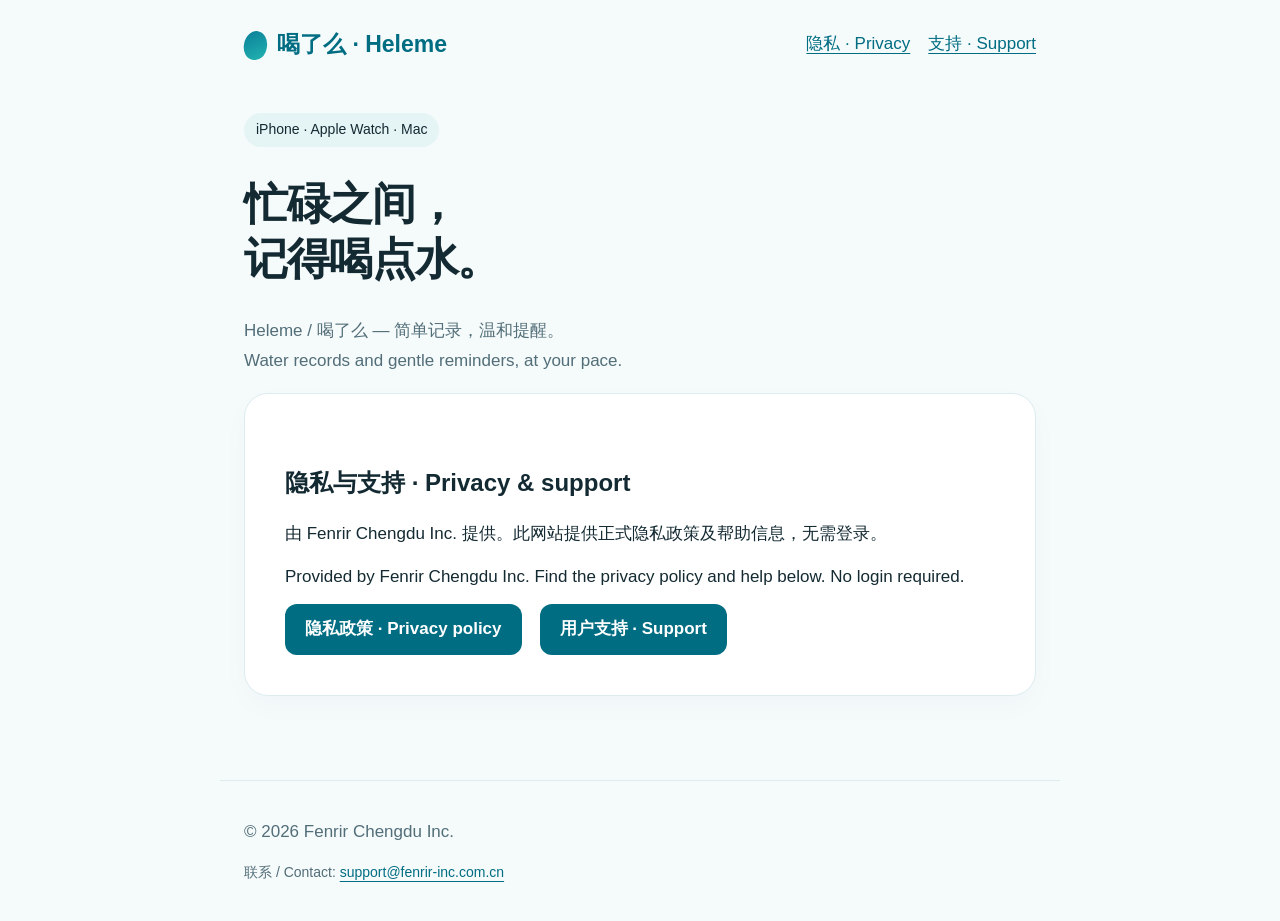
<file: index.html>
<!doctype html>
<html lang="zh-Hans">
<head>
<meta charset="utf-8">
<meta name="viewport" content="width=device-width,initial-scale=1">
<meta name="color-scheme" content="light">
<meta name="description" content="Heleme / 喝了么 — Privacy and support by Fenrir Chengdu Inc.">
<title>喝了么 · Heleme</title>
<link rel="stylesheet" href="style.css">
</head>
<body>
<header>
<a class="brand" href="index.html">
<span class="drop" aria-hidden="true">
</span>喝了么 · Heleme</a>
<nav aria-label="Main navigation">
<a href="privacy.html">隐私 · Privacy</a>
<a href="support.html">支持 · Support</a>
</nav>
</header>
<main>
<span class="tag">iPhone · Apple Watch · Mac</span>
<h1>忙碌之间，<br>记得喝点水。</h1>
<p class="muted">Heleme / 喝了么 — 简单记录，温和提醒。<br>Water records and gentle reminders, at your pace.</p>
<section class="card">
<h2>隐私与支持 · Privacy &amp; support</h2>
<p>由 Fenrir Chengdu Inc. 提供。此网站提供正式隐私政策及帮助信息，无需登录。</p>
<p lang="en">Provided by Fenrir Chengdu Inc. Find the privacy policy and help below. No login required.</p>
<nav>
<a class="button" href="privacy.html">隐私政策 · Privacy policy</a>
<a class="button" href="support.html">用户支持 · Support</a>
</nav>
</section>
</main>
<footer>
<p>© 2026 Fenrir Chengdu Inc.</p>
<p class="small">联系 / Contact: <a href="mailto:support@fenrir-inc.com.cn">support@fenrir-inc.com.cn</a>
</p>
</footer>
</body>
</html>
</file>
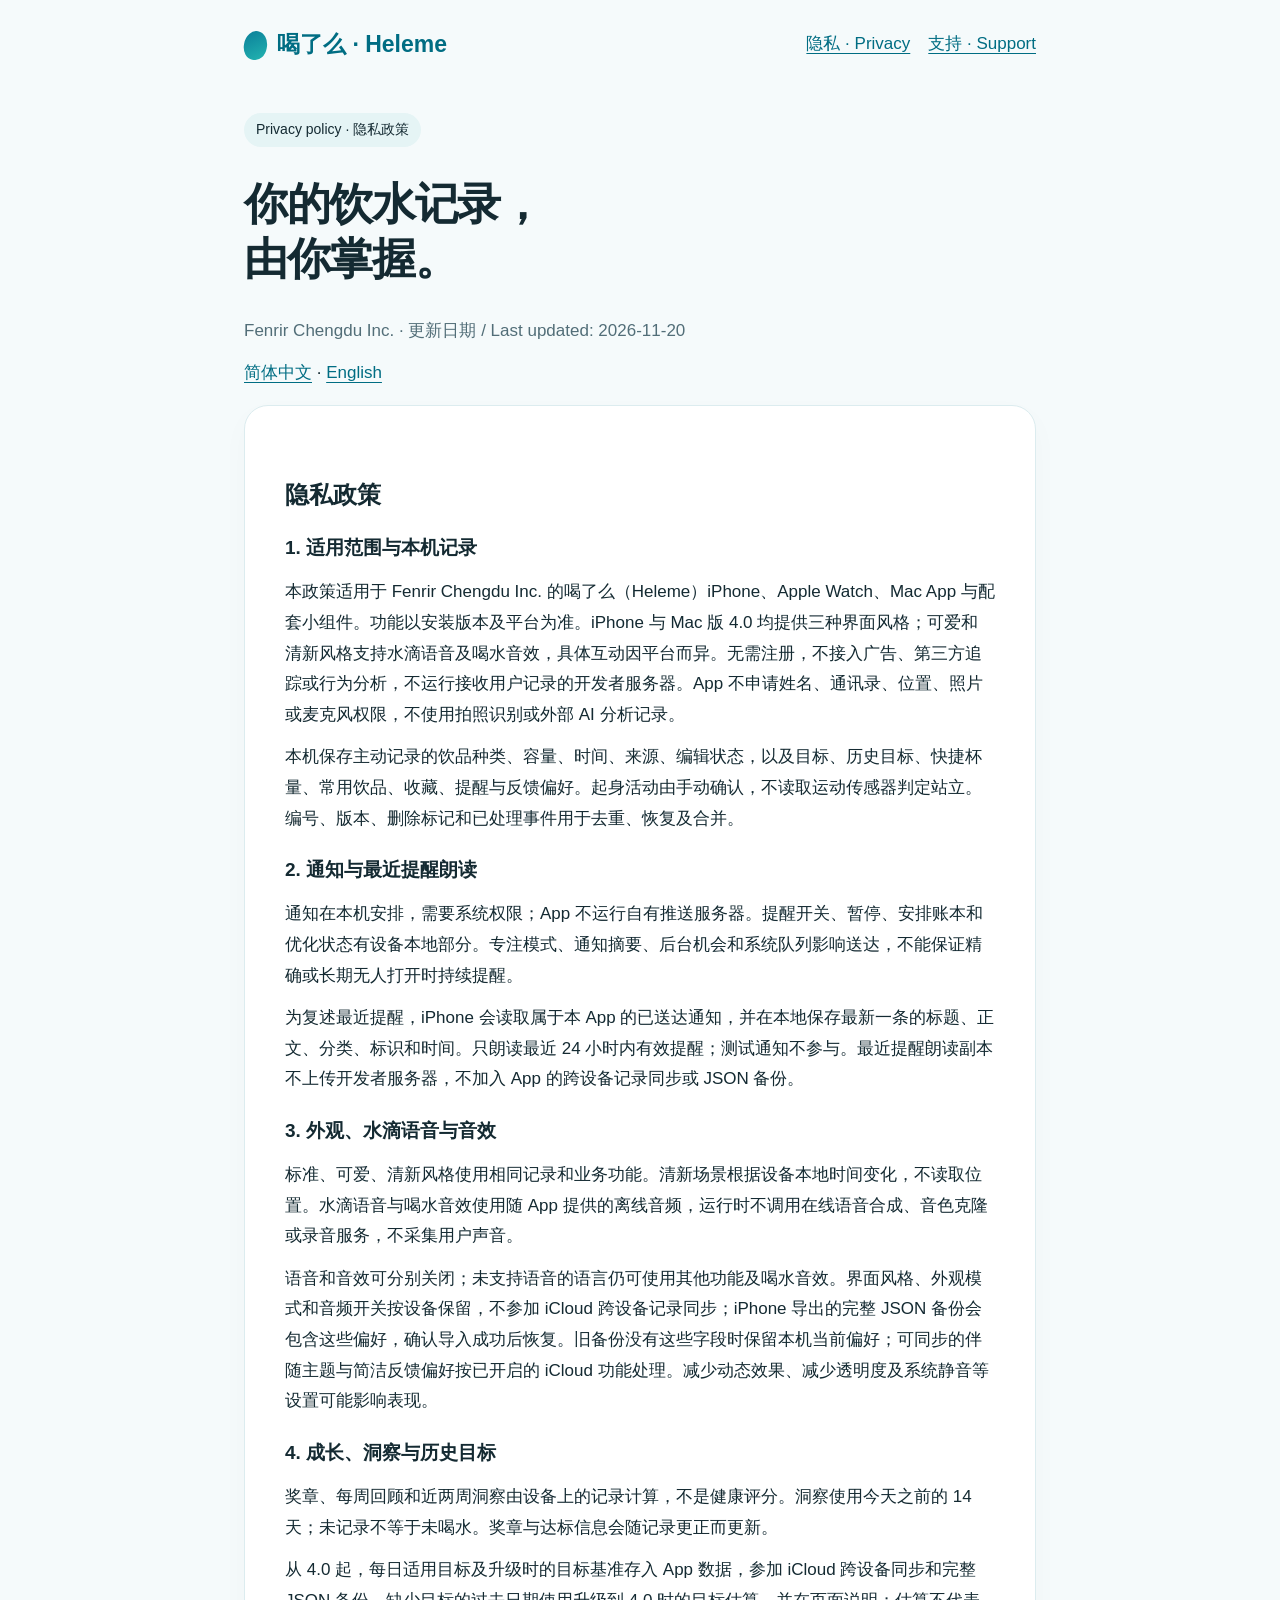
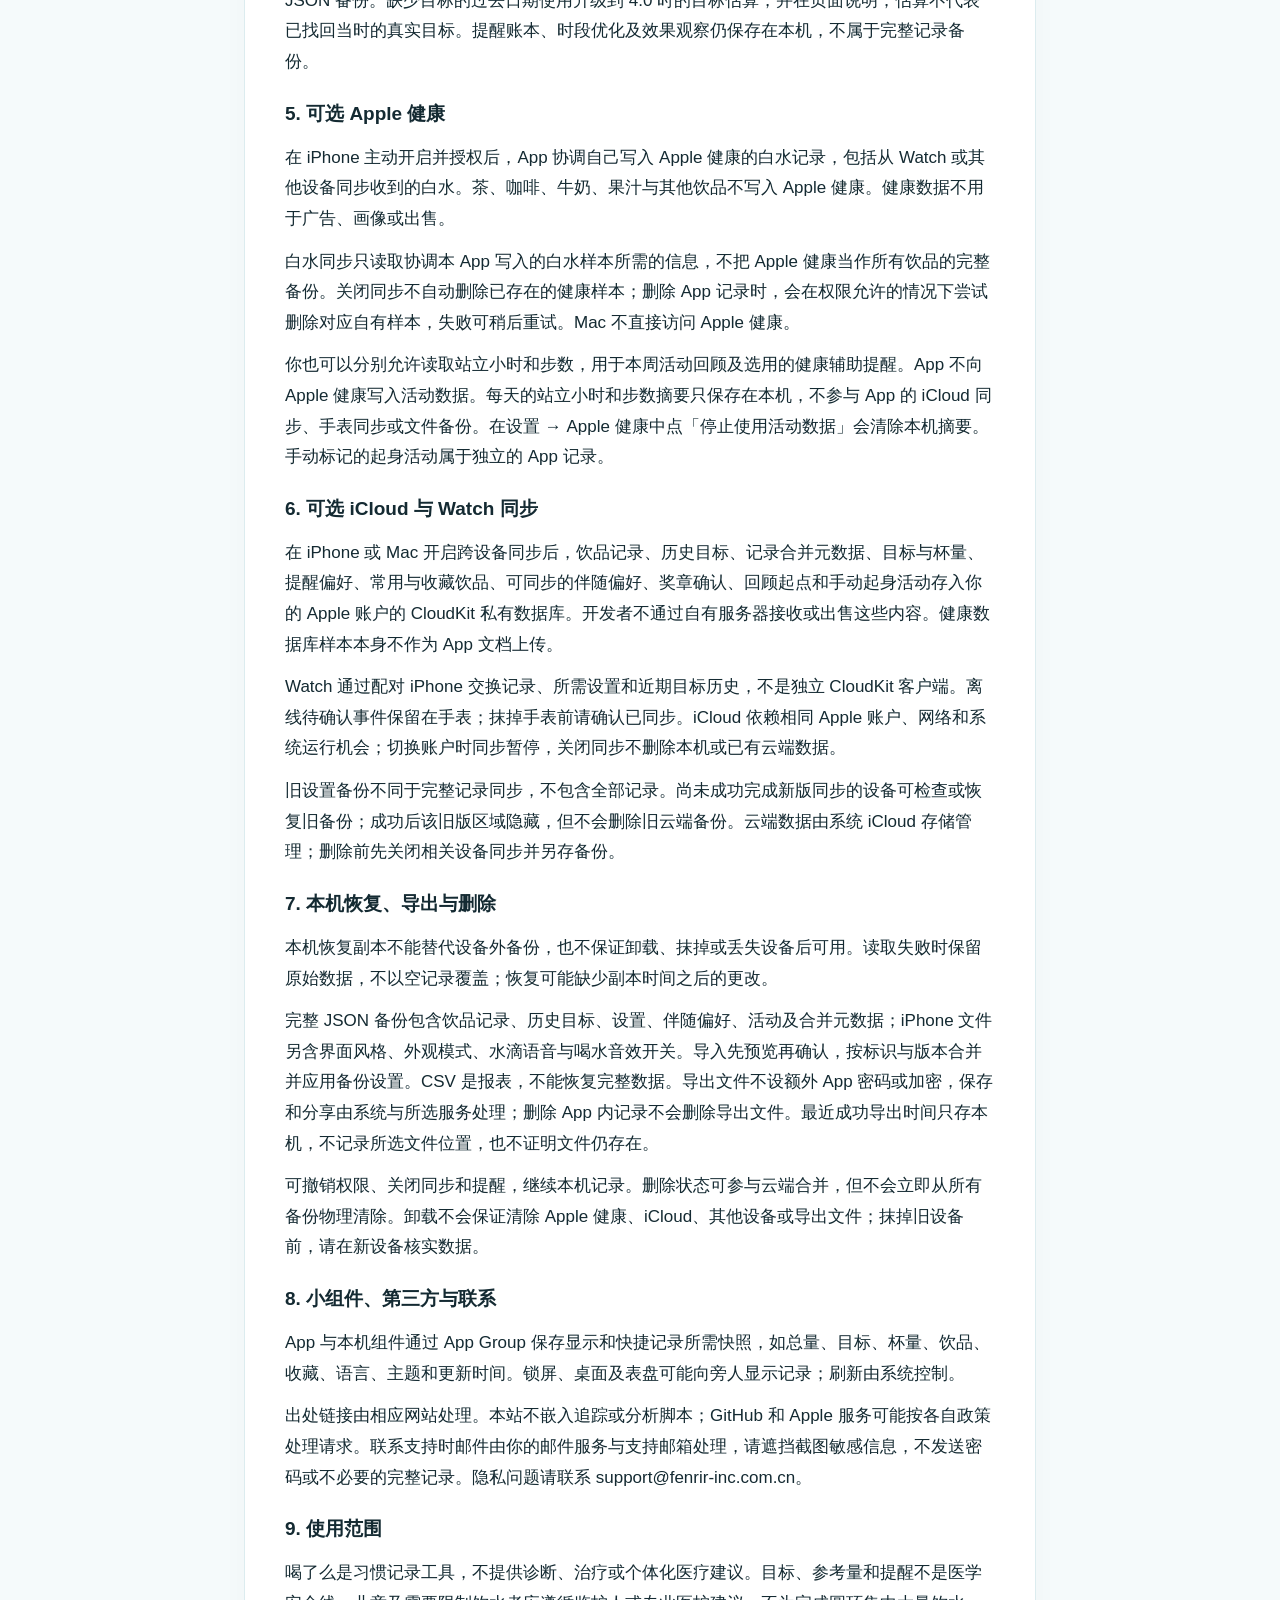
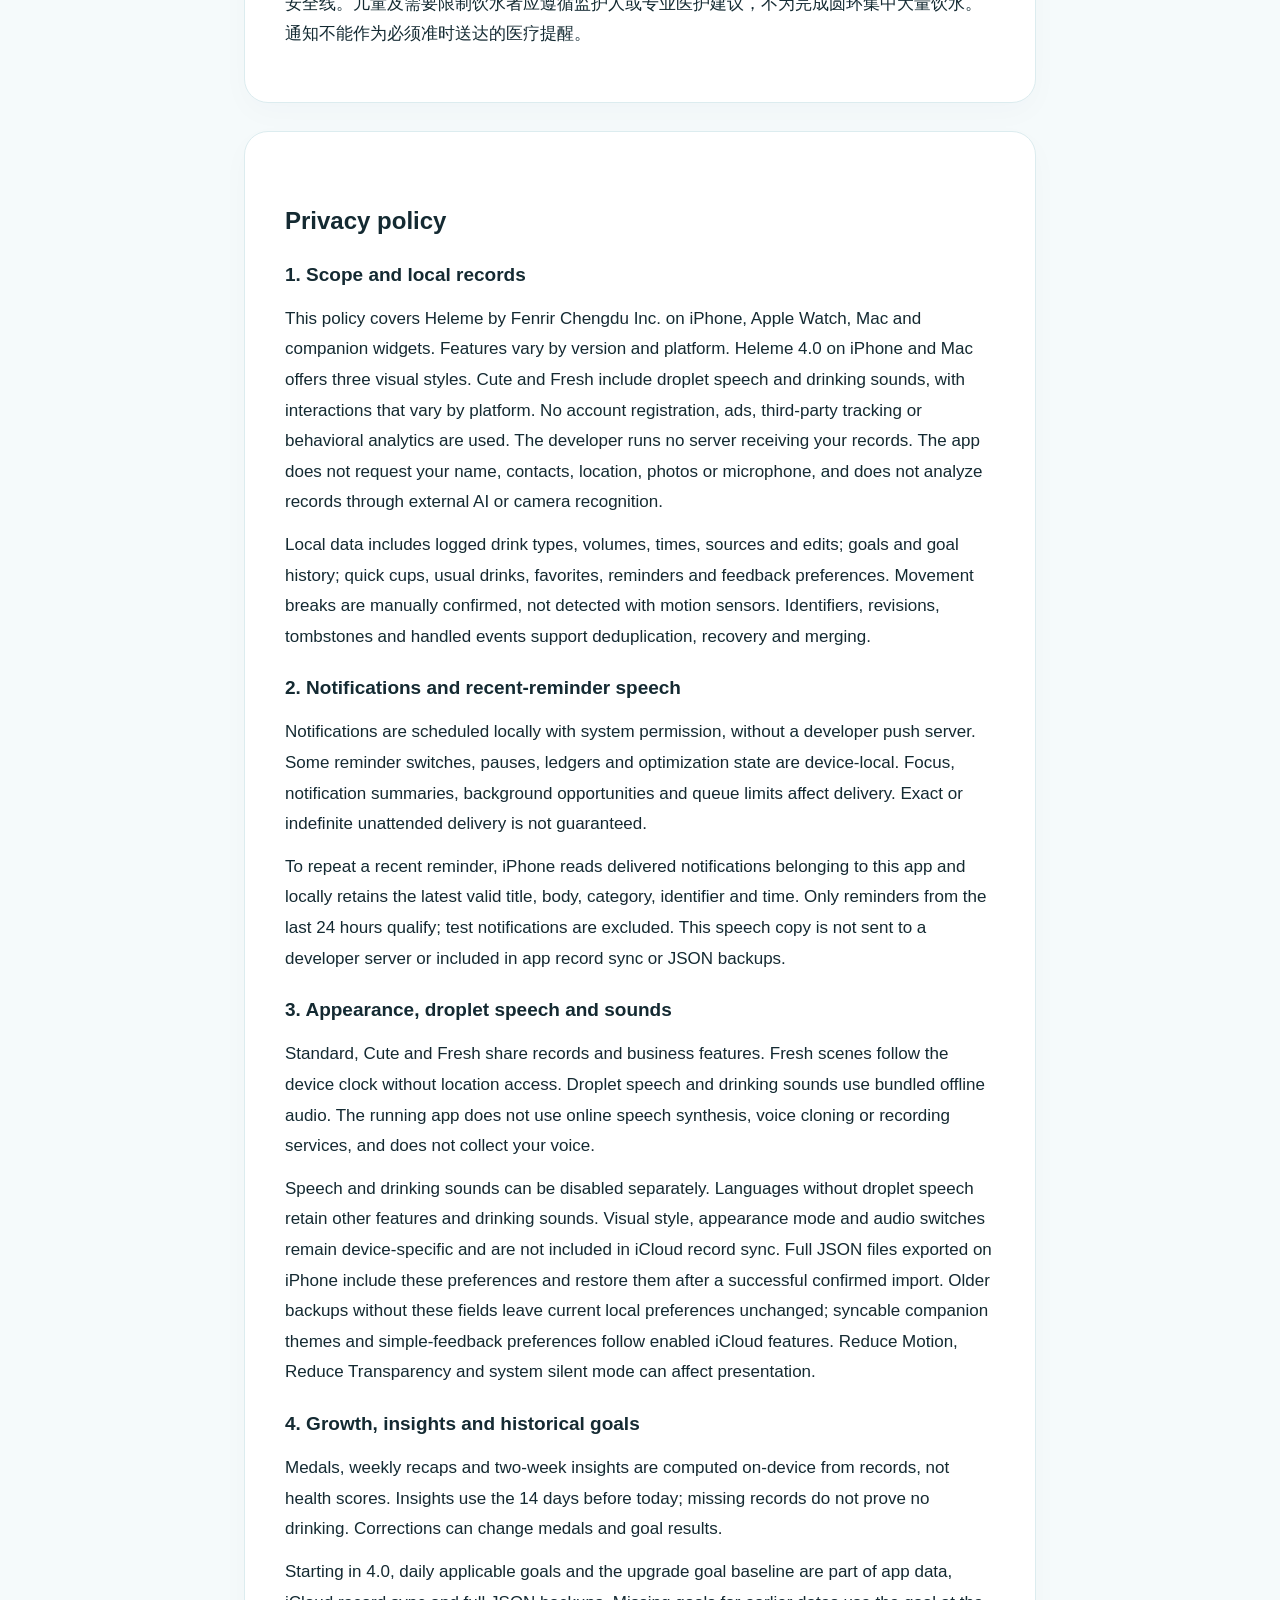
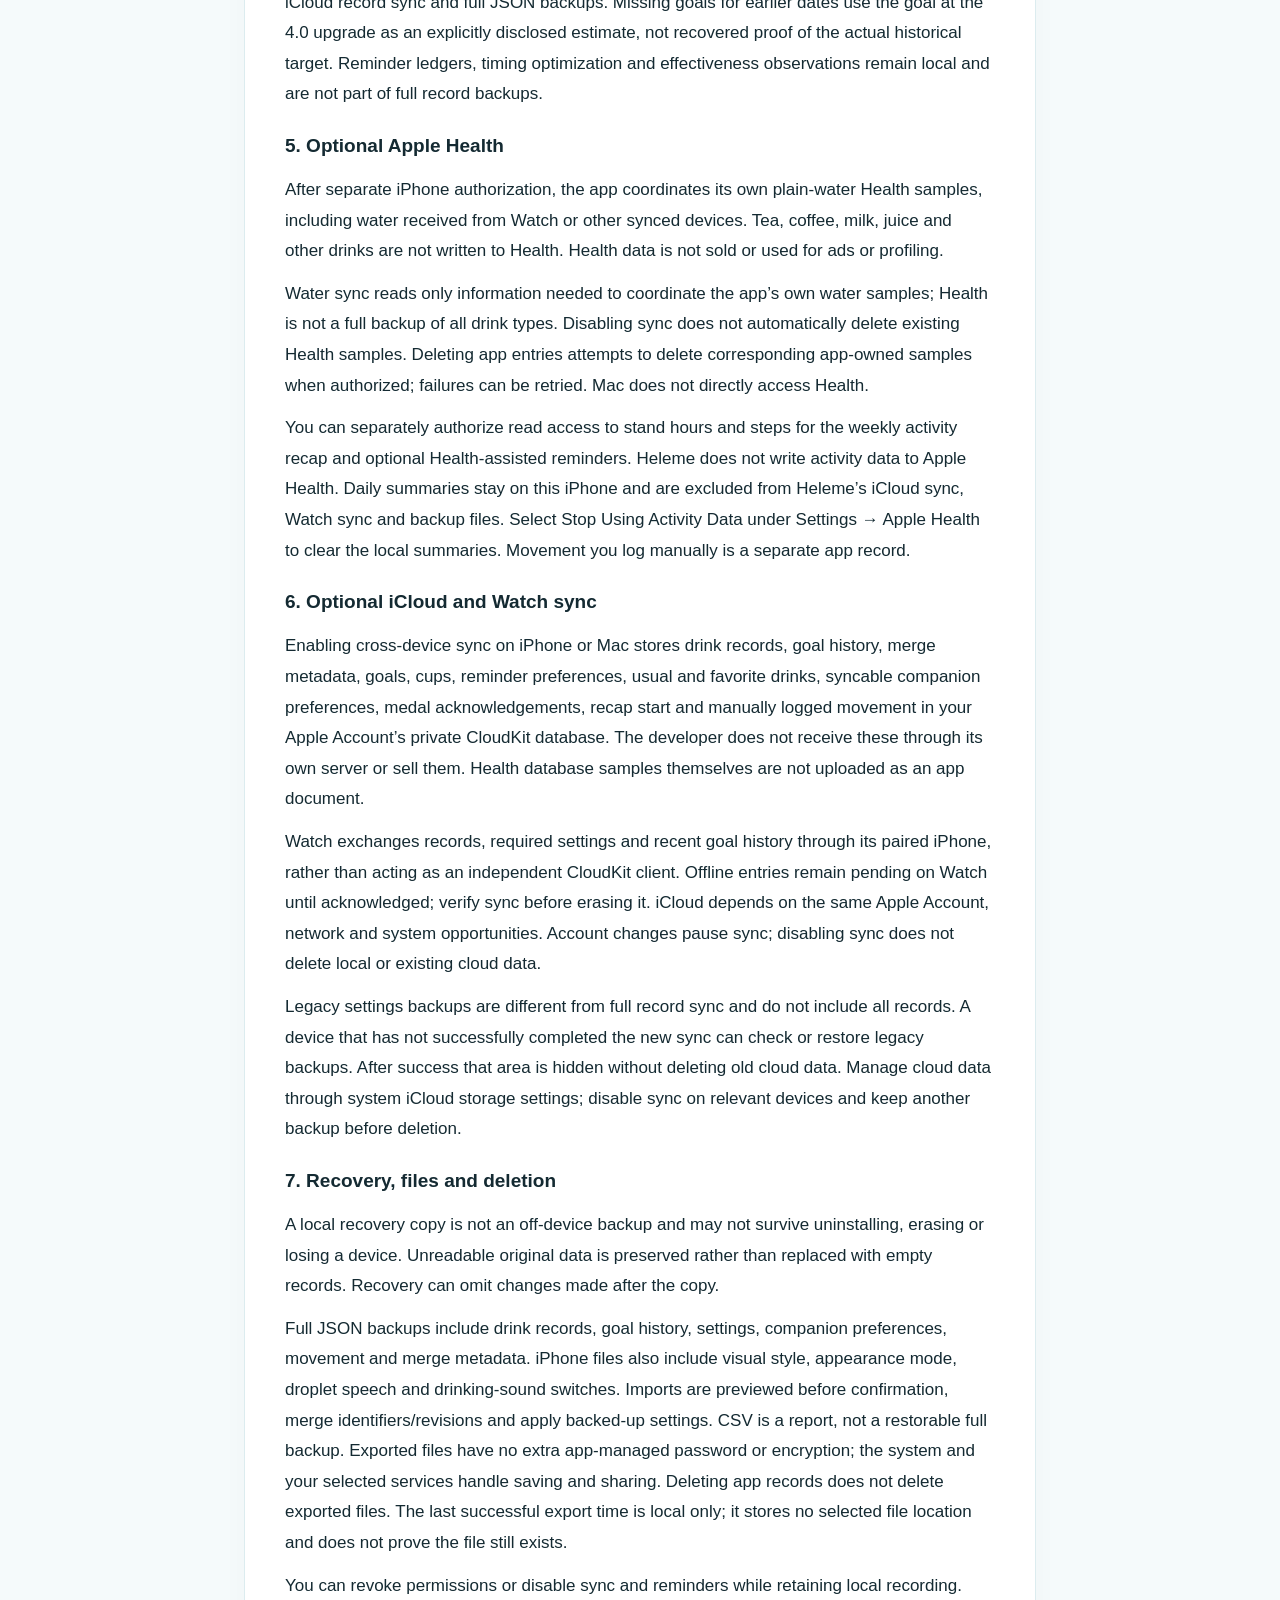
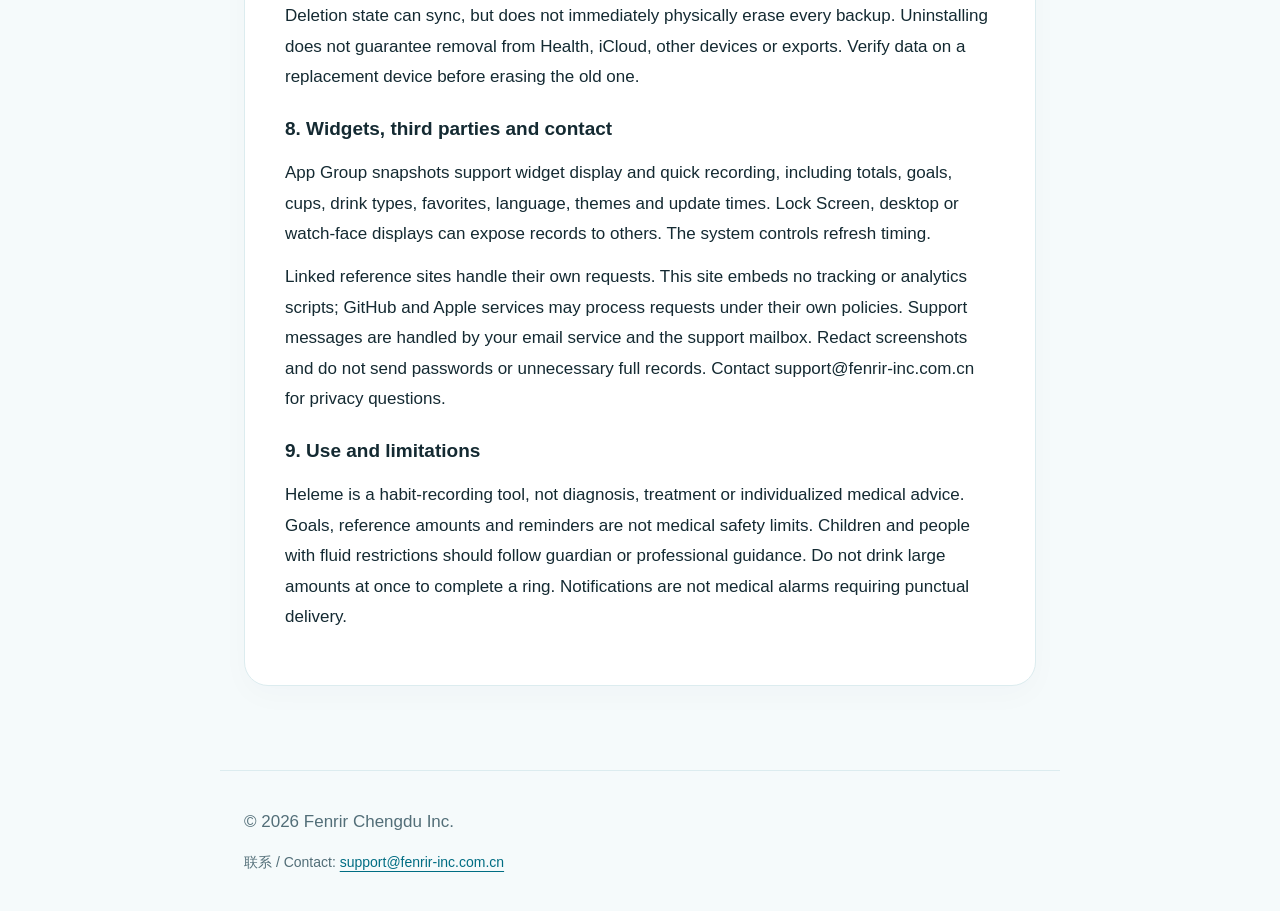
<file: privacy.html>
<!doctype html>
<html lang="zh-Hans">
<head>
<meta charset="utf-8">
<meta name="viewport" content="width=device-width,initial-scale=1">
<meta name="color-scheme" content="light">
<meta name="description" content="Heleme / 喝了么 — Privacy and support by Fenrir Chengdu Inc.">
<title>隐私政策 · Privacy policy · Heleme</title>
<link rel="stylesheet" href="style.css">
</head>
<body>
<header>
<a class="brand" href="index.html">
<span class="drop" aria-hidden="true">
</span>喝了么 · Heleme</a>
<nav aria-label="Main navigation">
<a href="privacy.html">隐私 · Privacy</a>
<a href="support.html">支持 · Support</a>
</nav>
</header>
<main>
<span class="tag">Privacy policy · 隐私政策</span>
<h1>你的饮水记录，<br>由你掌握。</h1>
<p class="muted">Fenrir Chengdu Inc. · 更新日期 / Last updated: 2026-11-20</p>
<p>
<a href="#zh">简体中文</a> · <a href="#en" lang="en">English</a>
</p>
<article class="card" id="zh" lang="zh-Hans">
<h2>隐私政策</h2>
<h3>1. 适用范围与本机记录</h3>
<p>本政策适用于 Fenrir Chengdu Inc. 的喝了么（Heleme）iPhone、Apple Watch、Mac App 与配套小组件。功能以安装版本及平台为准。iPhone 与 Mac 版 4.0 均提供三种界面风格；可爱和清新风格支持水滴语音及喝水音效，具体互动因平台而异。无需注册，不接入广告、第三方追踪或行为分析，不运行接收用户记录的开发者服务器。App 不申请姓名、通讯录、位置、照片或麦克风权限，不使用拍照识别或外部 AI 分析记录。</p>
<p>本机保存主动记录的饮品种类、容量、时间、来源、编辑状态，以及目标、历史目标、快捷杯量、常用饮品、收藏、提醒与反馈偏好。起身活动由手动确认，不读取运动传感器判定站立。编号、版本、删除标记和已处理事件用于去重、恢复及合并。</p>
<h3>2. 通知与最近提醒朗读</h3>
<p>通知在本机安排，需要系统权限；App 不运行自有推送服务器。提醒开关、暂停、安排账本和优化状态有设备本地部分。专注模式、通知摘要、后台机会和系统队列影响送达，不能保证精确或长期无人打开时持续提醒。</p>
<p>为复述最近提醒，iPhone 会读取属于本 App 的已送达通知，并在本地保存最新一条的标题、正文、分类、标识和时间。只朗读最近 24 小时内有效提醒；测试通知不参与。最近提醒朗读副本不上传开发者服务器，不加入 App 的跨设备记录同步或 JSON 备份。</p>
<h3>3. 外观、水滴语音与音效</h3>
<p>标准、可爱、清新风格使用相同记录和业务功能。清新场景根据设备本地时间变化，不读取位置。水滴语音与喝水音效使用随 App 提供的离线音频，运行时不调用在线语音合成、音色克隆或录音服务，不采集用户声音。</p>
<p>语音和音效可分别关闭；未支持语音的语言仍可使用其他功能及喝水音效。界面风格、外观模式和音频开关按设备保留，不参加 iCloud 跨设备记录同步；iPhone 导出的完整 JSON 备份会包含这些偏好，确认导入成功后恢复。旧备份没有这些字段时保留本机当前偏好；可同步的伴随主题与简洁反馈偏好按已开启的 iCloud 功能处理。减少动态效果、减少透明度及系统静音等设置可能影响表现。</p>
<h3>4. 成长、洞察与历史目标</h3>
<p>奖章、每周回顾和近两周洞察由设备上的记录计算，不是健康评分。洞察使用今天之前的 14 天；未记录不等于未喝水。奖章与达标信息会随记录更正而更新。</p>
<p>从 4.0 起，每日适用目标及升级时的目标基准存入 App 数据，参加 iCloud 跨设备同步和完整 JSON 备份。缺少目标的过去日期使用升级到 4.0 时的目标估算，并在页面说明；估算不代表已找回当时的真实目标。提醒账本、时段优化及效果观察仍保存在本机，不属于完整记录备份。</p>
<h3>5. 可选 Apple 健康</h3>
<p>在 iPhone 主动开启并授权后，App 协调自己写入 Apple 健康的白水记录，包括从 Watch 或其他设备同步收到的白水。茶、咖啡、牛奶、果汁与其他饮品不写入 Apple 健康。健康数据不用于广告、画像或出售。</p>
<p>白水同步只读取协调本 App 写入的白水样本所需的信息，不把 Apple 健康当作所有饮品的完整备份。关闭同步不自动删除已存在的健康样本；删除 App 记录时，会在权限允许的情况下尝试删除对应自有样本，失败可稍后重试。Mac 不直接访问 Apple 健康。</p>
<p>你也可以分别允许读取站立小时和步数，用于本周活动回顾及选用的健康辅助提醒。App 不向 Apple 健康写入活动数据。每天的站立小时和步数摘要只保存在本机，不参与 App 的 iCloud 同步、手表同步或文件备份。在设置 → Apple 健康中点「停止使用活动数据」会清除本机摘要。手动标记的起身活动属于独立的 App 记录。</p>
<h3>6. 可选 iCloud 与 Watch 同步</h3>
<p>在 iPhone 或 Mac 开启跨设备同步后，饮品记录、历史目标、记录合并元数据、目标与杯量、提醒偏好、常用与收藏饮品、可同步的伴随偏好、奖章确认、回顾起点和手动起身活动存入你的 Apple 账户的 CloudKit 私有数据库。开发者不通过自有服务器接收或出售这些内容。健康数据库样本本身不作为 App 文档上传。</p>
<p>Watch 通过配对 iPhone 交换记录、所需设置和近期目标历史，不是独立 CloudKit 客户端。离线待确认事件保留在手表；抹掉手表前请确认已同步。iCloud 依赖相同 Apple 账户、网络和系统运行机会；切换账户时同步暂停，关闭同步不删除本机或已有云端数据。</p>
<p>旧设置备份不同于完整记录同步，不包含全部记录。尚未成功完成新版同步的设备可检查或恢复旧备份；成功后该旧版区域隐藏，但不会删除旧云端备份。云端数据由系统 iCloud 存储管理；删除前先关闭相关设备同步并另存备份。</p>
<h3>7. 本机恢复、导出与删除</h3>
<p>本机恢复副本不能替代设备外备份，也不保证卸载、抹掉或丢失设备后可用。读取失败时保留原始数据，不以空记录覆盖；恢复可能缺少副本时间之后的更改。</p>
<p>完整 JSON 备份包含饮品记录、历史目标、设置、伴随偏好、活动及合并元数据；iPhone 文件另含界面风格、外观模式、水滴语音与喝水音效开关。导入先预览再确认，按标识与版本合并并应用备份设置。CSV 是报表，不能恢复完整数据。导出文件不设额外 App 密码或加密，保存和分享由系统与所选服务处理；删除 App 内记录不会删除导出文件。最近成功导出时间只存本机，不记录所选文件位置，也不证明文件仍存在。</p>
<p>可撤销权限、关闭同步和提醒，继续本机记录。删除状态可参与云端合并，但不会立即从所有备份物理清除。卸载不会保证清除 Apple 健康、iCloud、其他设备或导出文件；抹掉旧设备前，请在新设备核实数据。</p>
<h3>8. 小组件、第三方与联系</h3>
<p>App 与本机组件通过 App Group 保存显示和快捷记录所需快照，如总量、目标、杯量、饮品、收藏、语言、主题和更新时间。锁屏、桌面及表盘可能向旁人显示记录；刷新由系统控制。</p>
<p>出处链接由相应网站处理。本站不嵌入追踪或分析脚本；GitHub 和 Apple 服务可能按各自政策处理请求。联系支持时邮件由你的邮件服务与支持邮箱处理，请遮挡截图敏感信息，不发送密码或不必要的完整记录。隐私问题请联系 support@fenrir-inc.com.cn。</p>
<h3>9. 使用范围</h3>
<p>喝了么是习惯记录工具，不提供诊断、治疗或个体化医疗建议。目标、参考量和提醒不是医学安全线。儿童及需要限制饮水者应遵循监护人或专业医护建议，不为完成圆环集中大量饮水。通知不能作为必须准时送达的医疗提醒。</p>
</article>
<article class="card" id="en" lang="en">
<h2>Privacy policy</h2>
<h3>1. Scope and local records</h3>
<p>This policy covers Heleme by Fenrir Chengdu Inc. on iPhone, Apple Watch, Mac and companion widgets. Features vary by version and platform. Heleme 4.0 on iPhone and Mac offers three visual styles. Cute and Fresh include droplet speech and drinking sounds, with interactions that vary by platform. No account registration, ads, third-party tracking or behavioral analytics are used. The developer runs no server receiving your records. The app does not request your name, contacts, location, photos or microphone, and does not analyze records through external AI or camera recognition.</p>
<p>Local data includes logged drink types, volumes, times, sources and edits; goals and goal history; quick cups, usual drinks, favorites, reminders and feedback preferences. Movement breaks are manually confirmed, not detected with motion sensors. Identifiers, revisions, tombstones and handled events support deduplication, recovery and merging.</p>
<h3>2. Notifications and recent-reminder speech</h3>
<p>Notifications are scheduled locally with system permission, without a developer push server. Some reminder switches, pauses, ledgers and optimization state are device-local. Focus, notification summaries, background opportunities and queue limits affect delivery. Exact or indefinite unattended delivery is not guaranteed.</p>
<p>To repeat a recent reminder, iPhone reads delivered notifications belonging to this app and locally retains the latest valid title, body, category, identifier and time. Only reminders from the last 24 hours qualify; test notifications are excluded. This speech copy is not sent to a developer server or included in app record sync or JSON backups.</p>
<h3>3. Appearance, droplet speech and sounds</h3>
<p>Standard, Cute and Fresh share records and business features. Fresh scenes follow the device clock without location access. Droplet speech and drinking sounds use bundled offline audio. The running app does not use online speech synthesis, voice cloning or recording services, and does not collect your voice.</p>
<p>Speech and drinking sounds can be disabled separately. Languages without droplet speech retain other features and drinking sounds. Visual style, appearance mode and audio switches remain device-specific and are not included in iCloud record sync. Full JSON files exported on iPhone include these preferences and restore them after a successful confirmed import. Older backups without these fields leave current local preferences unchanged; syncable companion themes and simple-feedback preferences follow enabled iCloud features. Reduce Motion, Reduce Transparency and system silent mode can affect presentation.</p>
<h3>4. Growth, insights and historical goals</h3>
<p>Medals, weekly recaps and two-week insights are computed on-device from records, not health scores. Insights use the 14 days before today; missing records do not prove no drinking. Corrections can change medals and goal results.</p>
<p>Starting in 4.0, daily applicable goals and the upgrade goal baseline are part of app data, iCloud record sync and full JSON backups. Missing goals for earlier dates use the goal at the 4.0 upgrade as an explicitly disclosed estimate, not recovered proof of the actual historical target. Reminder ledgers, timing optimization and effectiveness observations remain local and are not part of full record backups.</p>
<h3>5. Optional Apple Health</h3>
<p>After separate iPhone authorization, the app coordinates its own plain-water Health samples, including water received from Watch or other synced devices. Tea, coffee, milk, juice and other drinks are not written to Health. Health data is not sold or used for ads or profiling.</p>
<p>Water sync reads only information needed to coordinate the app’s own water samples; Health is not a full backup of all drink types. Disabling sync does not automatically delete existing Health samples. Deleting app entries attempts to delete corresponding app-owned samples when authorized; failures can be retried. Mac does not directly access Health.</p>
<p>You can separately authorize read access to stand hours and steps for the weekly activity recap and optional Health-assisted reminders. Heleme does not write activity data to Apple Health. Daily summaries stay on this iPhone and are excluded from Heleme’s iCloud sync, Watch sync and backup files. Select Stop Using Activity Data under Settings → Apple Health to clear the local summaries. Movement you log manually is a separate app record.</p>
<h3>6. Optional iCloud and Watch sync</h3>
<p>Enabling cross-device sync on iPhone or Mac stores drink records, goal history, merge metadata, goals, cups, reminder preferences, usual and favorite drinks, syncable companion preferences, medal acknowledgements, recap start and manually logged movement in your Apple Account’s private CloudKit database. The developer does not receive these through its own server or sell them. Health database samples themselves are not uploaded as an app document.</p>
<p>Watch exchanges records, required settings and recent goal history through its paired iPhone, rather than acting as an independent CloudKit client. Offline entries remain pending on Watch until acknowledged; verify sync before erasing it. iCloud depends on the same Apple Account, network and system opportunities. Account changes pause sync; disabling sync does not delete local or existing cloud data.</p>
<p>Legacy settings backups are different from full record sync and do not include all records. A device that has not successfully completed the new sync can check or restore legacy backups. After success that area is hidden without deleting old cloud data. Manage cloud data through system iCloud storage settings; disable sync on relevant devices and keep another backup before deletion.</p>
<h3>7. Recovery, files and deletion</h3>
<p>A local recovery copy is not an off-device backup and may not survive uninstalling, erasing or losing a device. Unreadable original data is preserved rather than replaced with empty records. Recovery can omit changes made after the copy.</p>
<p>Full JSON backups include drink records, goal history, settings, companion preferences, movement and merge metadata. iPhone files also include visual style, appearance mode, droplet speech and drinking-sound switches. Imports are previewed before confirmation, merge identifiers/revisions and apply backed-up settings. CSV is a report, not a restorable full backup. Exported files have no extra app-managed password or encryption; the system and your selected services handle saving and sharing. Deleting app records does not delete exported files. The last successful export time is local only; it stores no selected file location and does not prove the file still exists.</p>
<p>You can revoke permissions or disable sync and reminders while retaining local recording. Deletion state can sync, but does not immediately physically erase every backup. Uninstalling does not guarantee removal from Health, iCloud, other devices or exports. Verify data on a replacement device before erasing the old one.</p>
<h3>8. Widgets, third parties and contact</h3>
<p>App Group snapshots support widget display and quick recording, including totals, goals, cups, drink types, favorites, language, themes and update times. Lock Screen, desktop or watch-face displays can expose records to others. The system controls refresh timing.</p>
<p>Linked reference sites handle their own requests. This site embeds no tracking or analytics scripts; GitHub and Apple services may process requests under their own policies. Support messages are handled by your email service and the support mailbox. Redact screenshots and do not send passwords or unnecessary full records. Contact support@fenrir-inc.com.cn for privacy questions.</p>
<h3>9. Use and limitations</h3>
<p>Heleme is a habit-recording tool, not diagnosis, treatment or individualized medical advice. Goals, reference amounts and reminders are not medical safety limits. Children and people with fluid restrictions should follow guardian or professional guidance. Do not drink large amounts at once to complete a ring. Notifications are not medical alarms requiring punctual delivery.</p>
</article>
</main>
<footer>
<p>© 2026 Fenrir Chengdu Inc.</p>
<p class="small">联系 / Contact: <a href="mailto:support@fenrir-inc.com.cn">support@fenrir-inc.com.cn</a>
</p>
</footer>
</body>
</html>
</file>
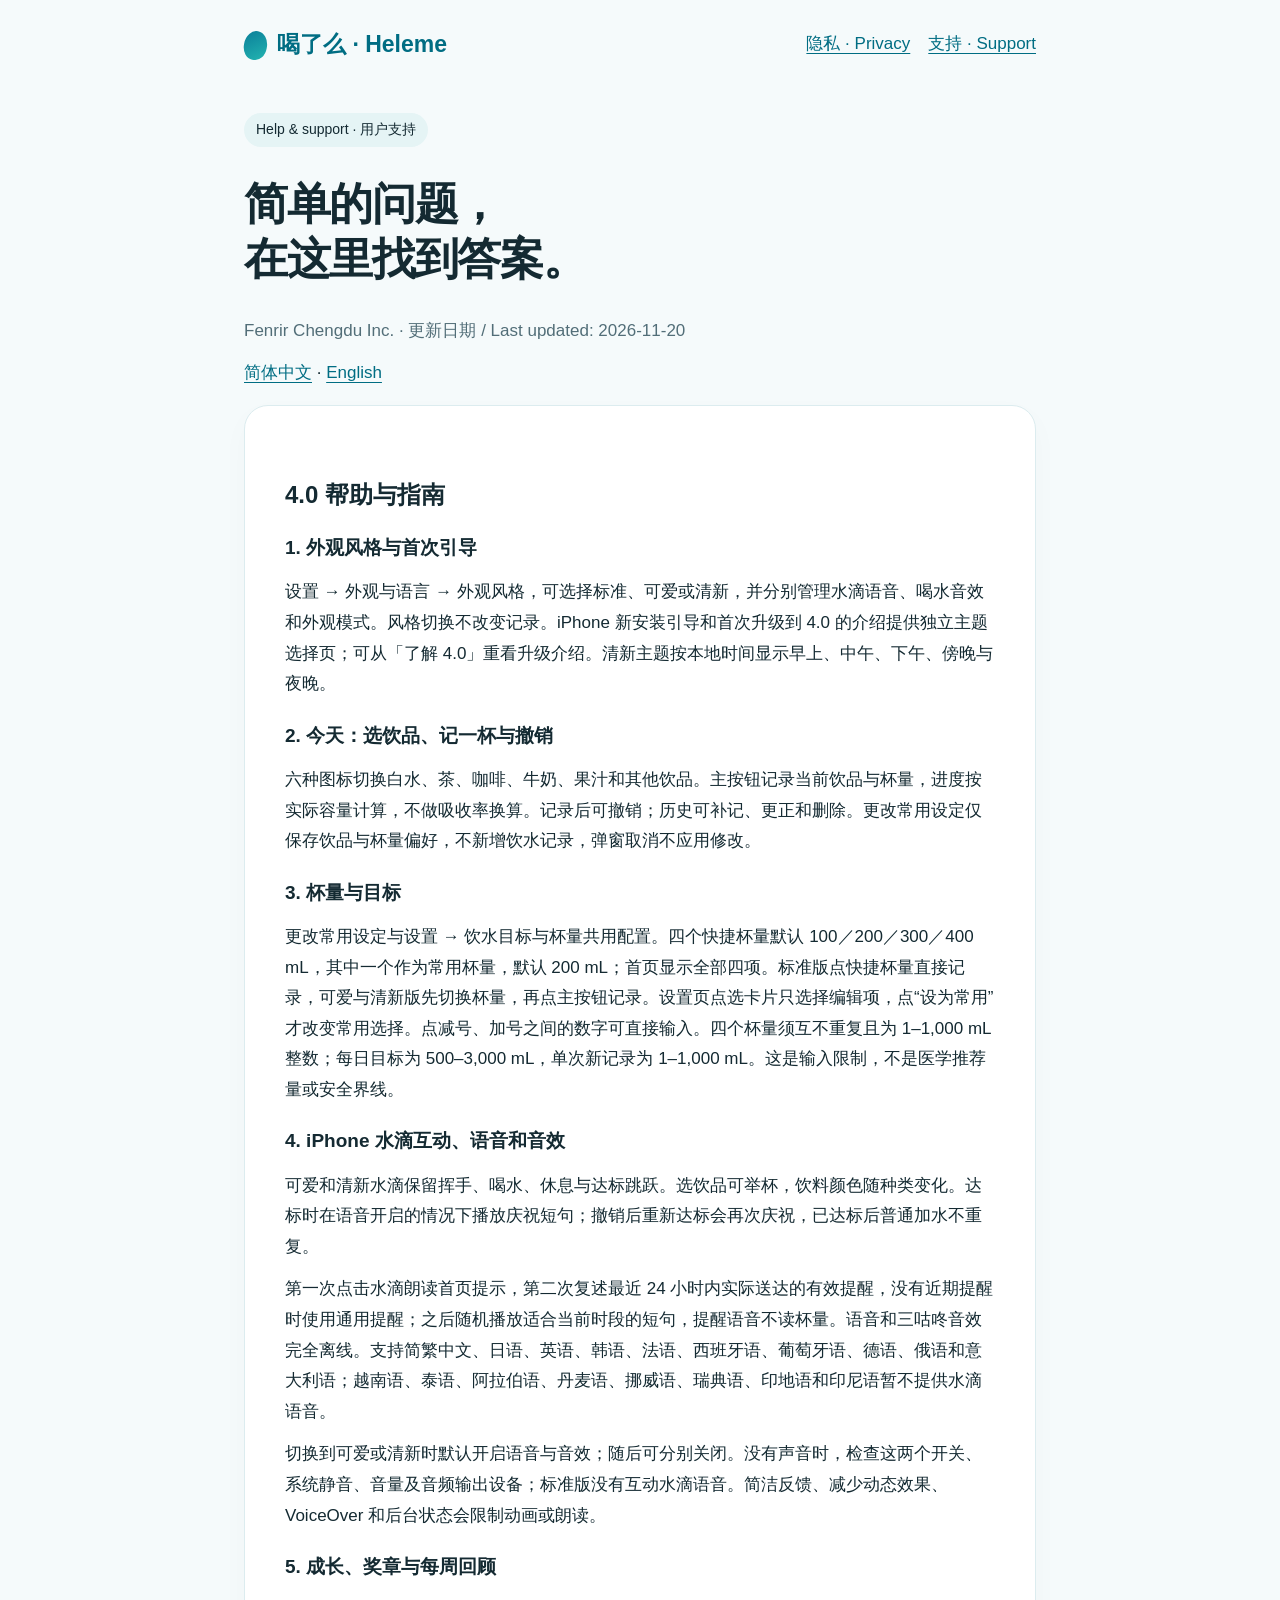
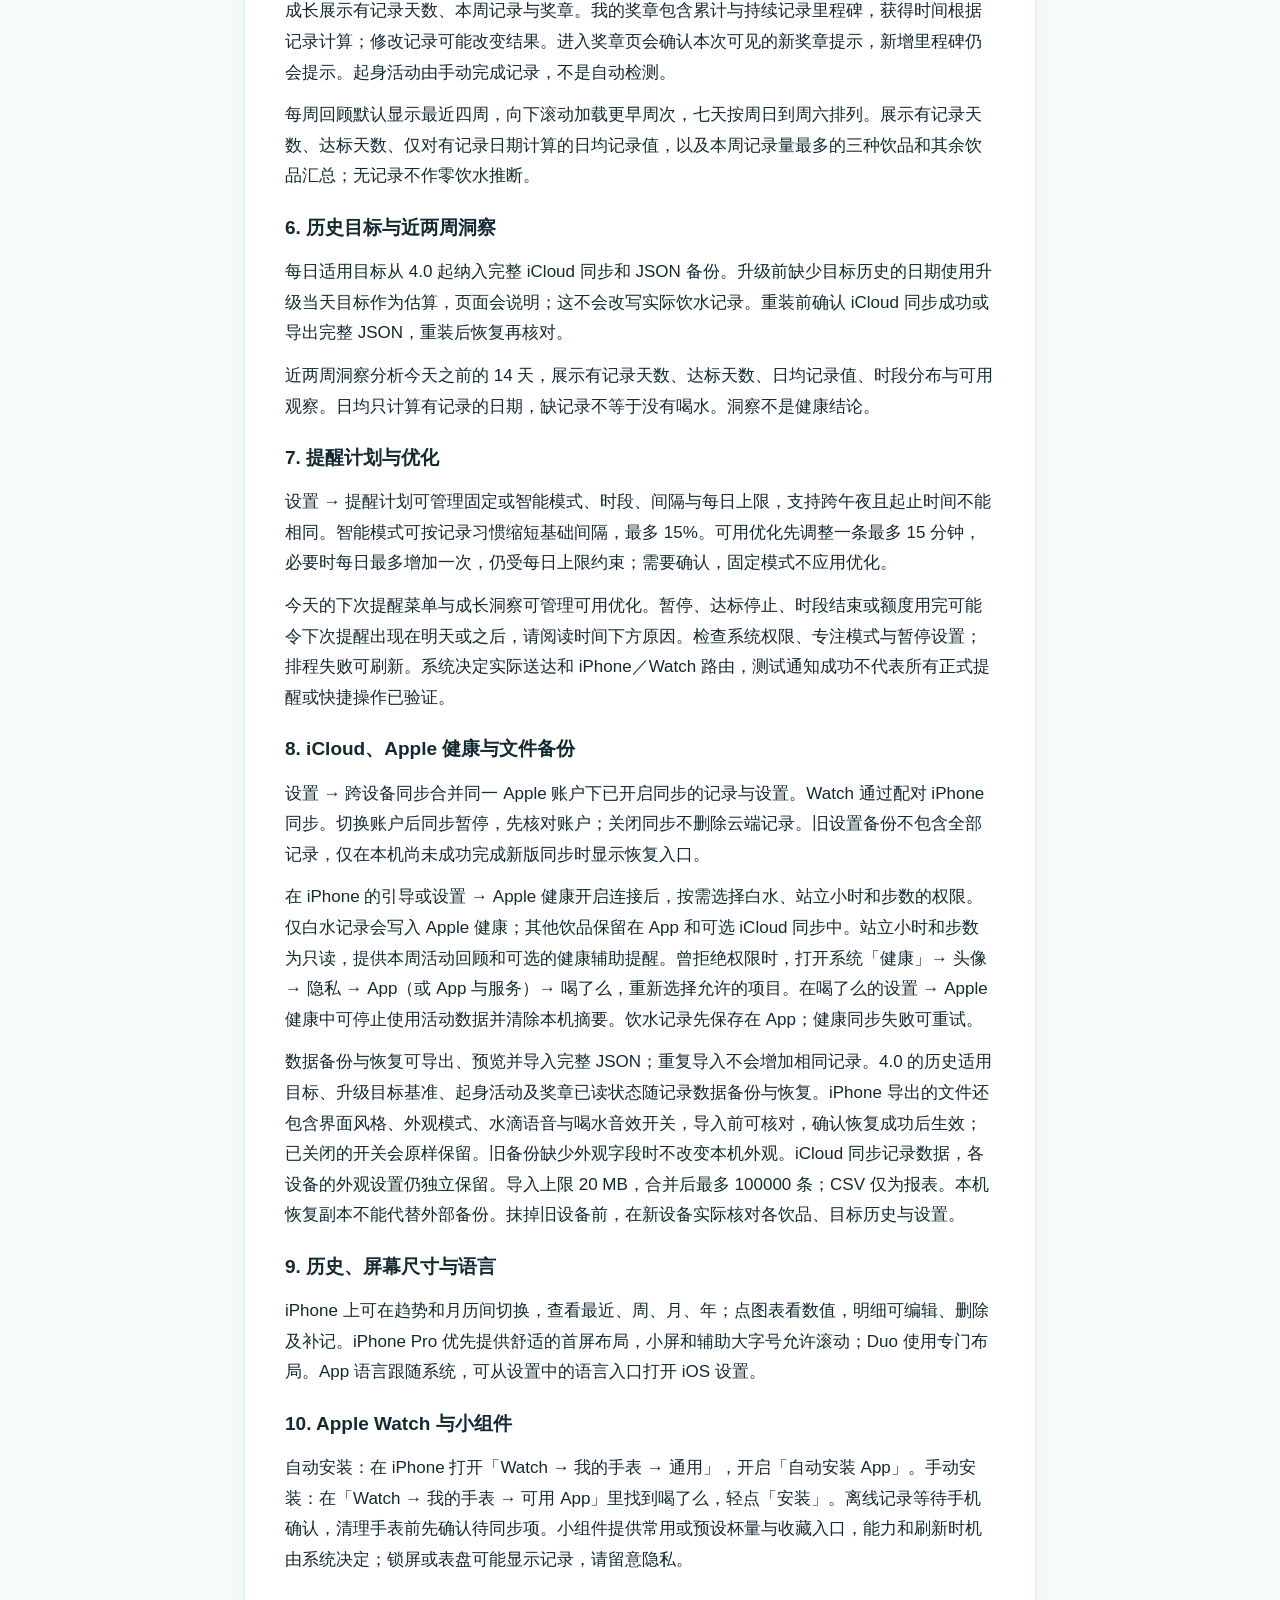
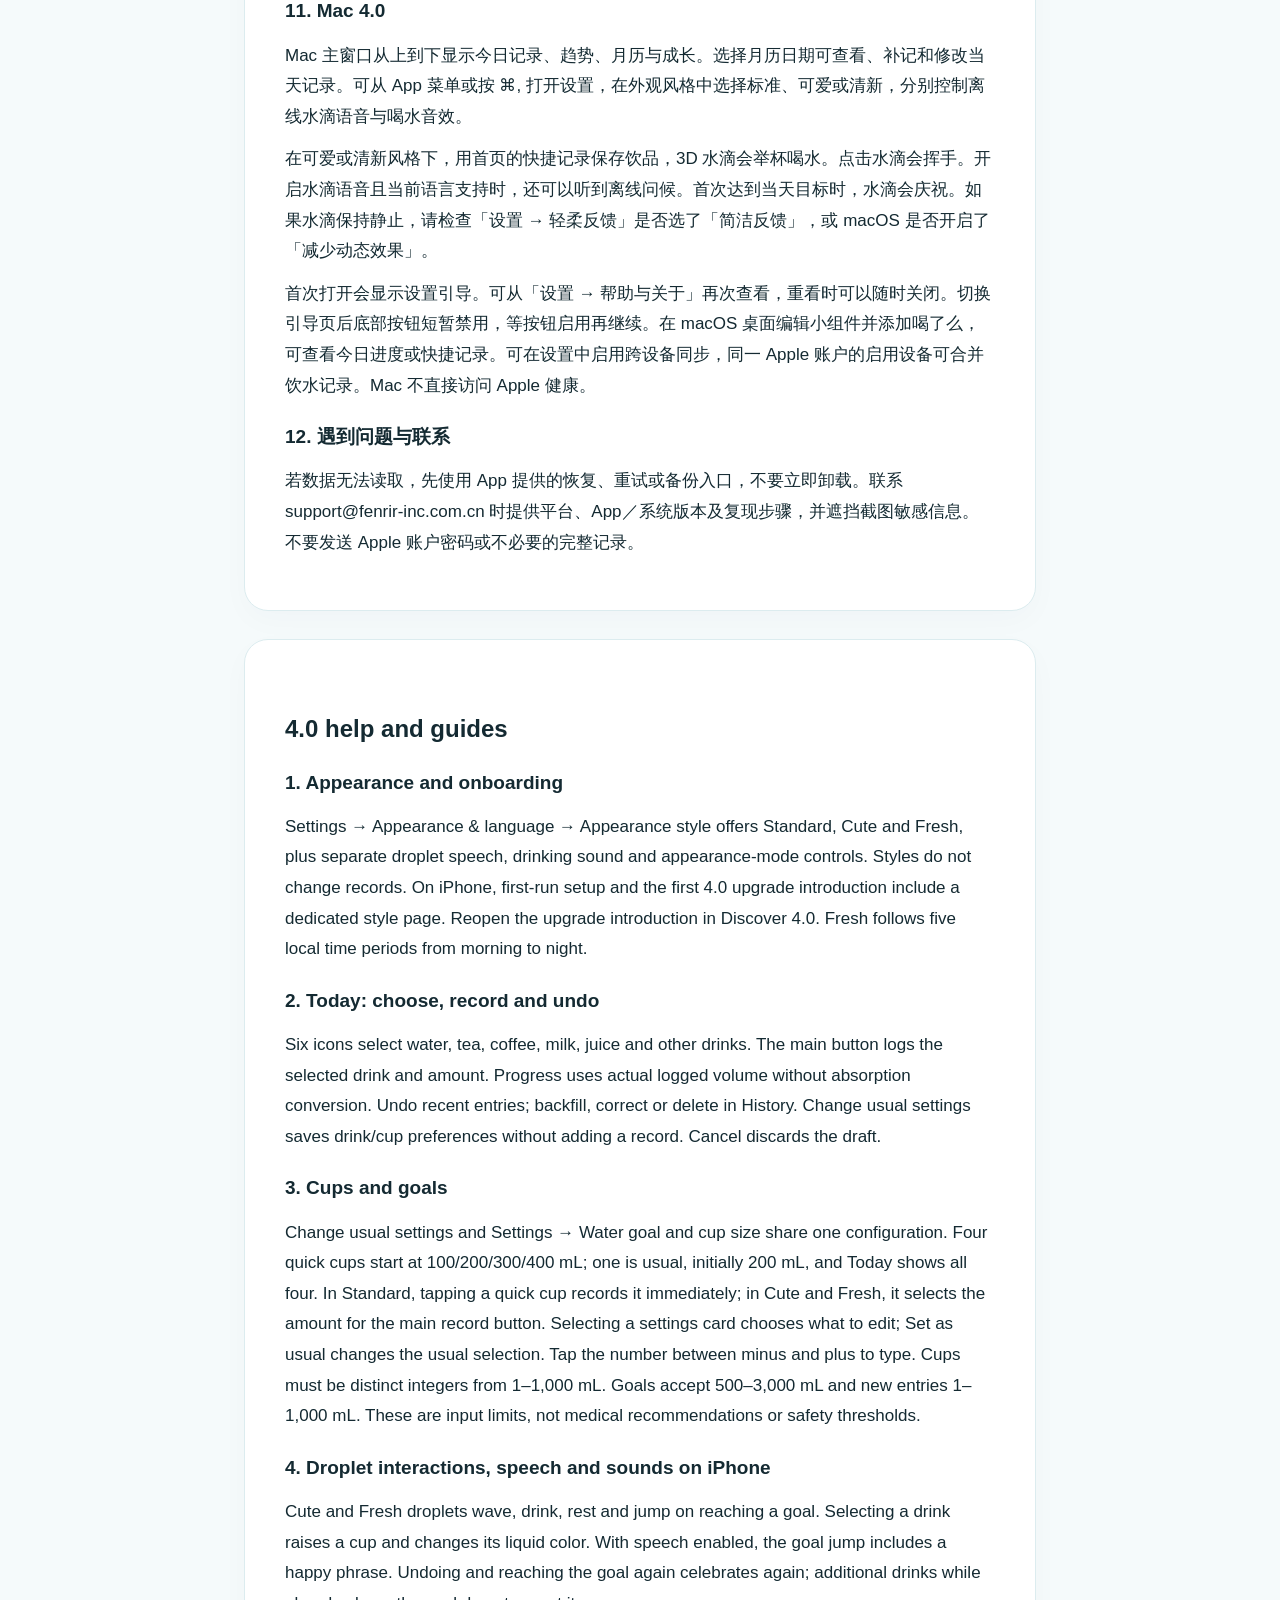
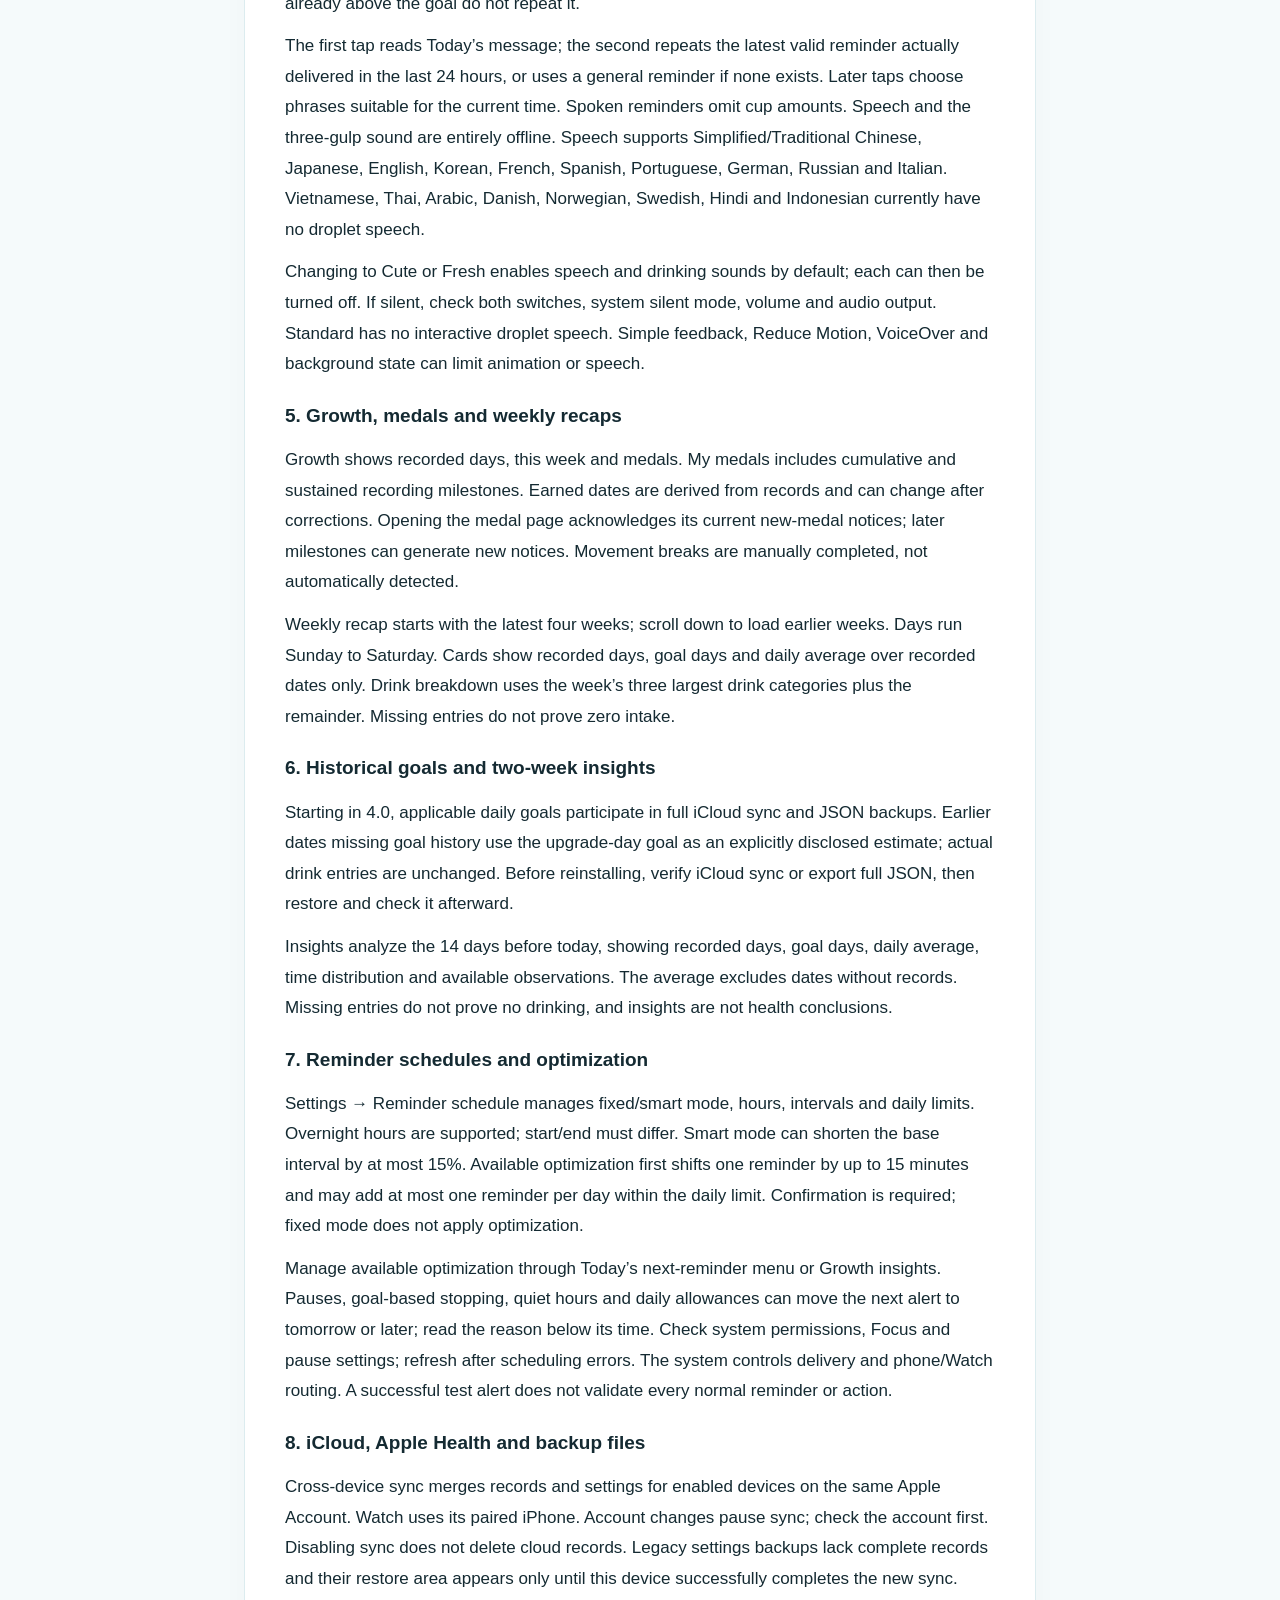
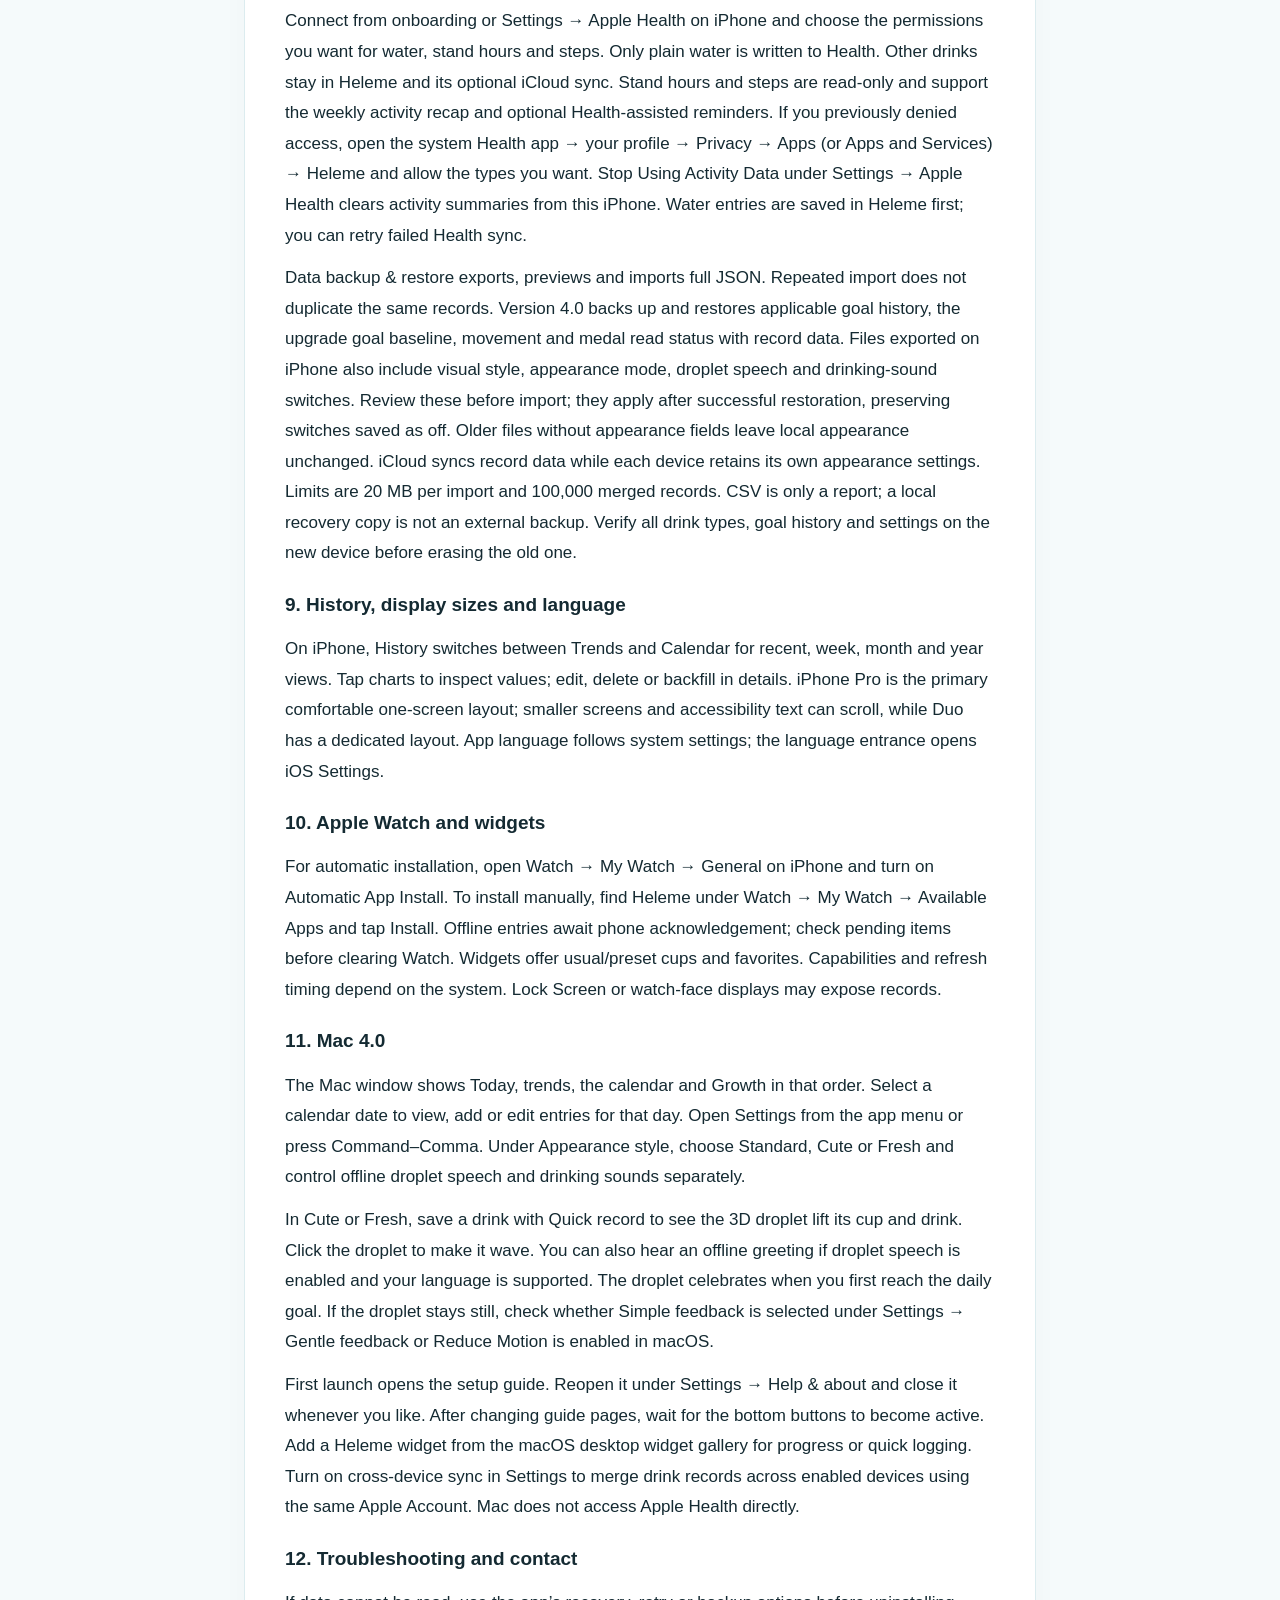
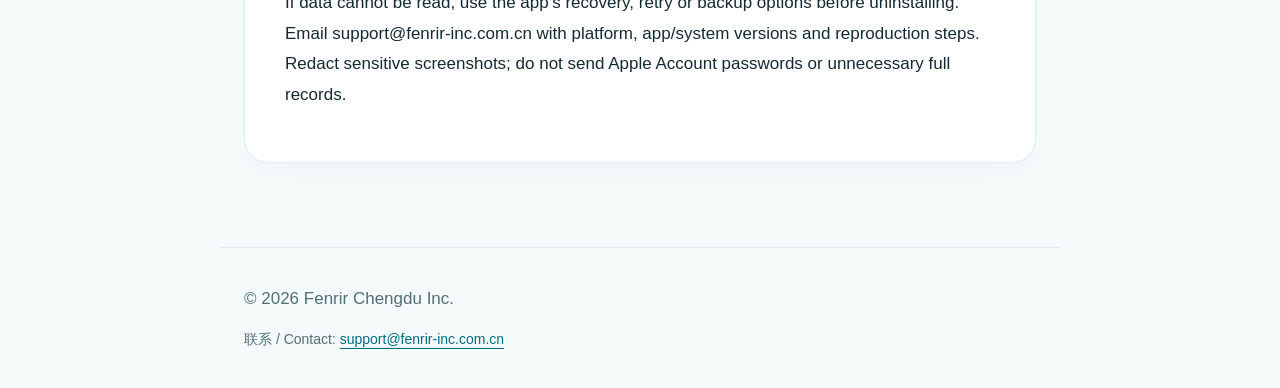
<file: support.html>
<!doctype html>
<html lang="zh-Hans">
<head>
<meta charset="utf-8">
<meta name="viewport" content="width=device-width,initial-scale=1">
<meta name="color-scheme" content="light">
<meta name="description" content="Heleme / 喝了么 — Privacy and support by Fenrir Chengdu Inc.">
<title>用户支持 · Support · Heleme</title>
<link rel="stylesheet" href="style.css">
</head>
<body>
<header>
<a class="brand" href="index.html">
<span class="drop" aria-hidden="true">
</span>喝了么 · Heleme</a>
<nav aria-label="Main navigation">
<a href="privacy.html">隐私 · Privacy</a>
<a href="support.html">支持 · Support</a>
</nav>
</header>
<main>
<span class="tag">Help &amp; support · 用户支持</span>
<h1>简单的问题，<br>在这里找到答案。</h1>
<p class="muted">Fenrir Chengdu Inc. · 更新日期 / Last updated: 2026-11-20</p>
<p>
<a href="#zh">简体中文</a> · <a href="#en" lang="en">English</a>
</p>
<article class="card" id="zh" lang="zh-Hans">
<h2>4.0 帮助与指南</h2>
<h3>1. 外观风格与首次引导</h3>
<p>设置 → 外观与语言 → 外观风格，可选择标准、可爱或清新，并分别管理水滴语音、喝水音效和外观模式。风格切换不改变记录。iPhone 新安装引导和首次升级到 4.0 的介绍提供独立主题选择页；可从「了解 4.0」重看升级介绍。清新主题按本地时间显示早上、中午、下午、傍晚与夜晚。</p>
<h3>2. 今天：选饮品、记一杯与撤销</h3>
<p>六种图标切换白水、茶、咖啡、牛奶、果汁和其他饮品。主按钮记录当前饮品与杯量，进度按实际容量计算，不做吸收率换算。记录后可撤销；历史可补记、更正和删除。更改常用设定仅保存饮品与杯量偏好，不新增饮水记录，弹窗取消不应用修改。</p>
<h3>3. 杯量与目标</h3>
<p>更改常用设定与设置 → 饮水目标与杯量共用配置。四个快捷杯量默认 100／200／300／400 mL，其中一个作为常用杯量，默认 200 mL；首页显示全部四项。标准版点快捷杯量直接记录，可爱与清新版先切换杯量，再点主按钮记录。设置页点选卡片只选择编辑项，点“设为常用”才改变常用选择。点减号、加号之间的数字可直接输入。四个杯量须互不重复且为 1–1,000 mL 整数；每日目标为 500–3,000 mL，单次新记录为 1–1,000 mL。这是输入限制，不是医学推荐量或安全界线。</p>
<h3>4. iPhone 水滴互动、语音和音效</h3>
<p>可爱和清新水滴保留挥手、喝水、休息与达标跳跃。选饮品可举杯，饮料颜色随种类变化。达标时在语音开启的情况下播放庆祝短句；撤销后重新达标会再次庆祝，已达标后普通加水不重复。</p>
<p>第一次点击水滴朗读首页提示，第二次复述最近 24 小时内实际送达的有效提醒，没有近期提醒时使用通用提醒；之后随机播放适合当前时段的短句，提醒语音不读杯量。语音和三咕咚音效完全离线。支持简繁中文、日语、英语、韩语、法语、西班牙语、葡萄牙语、德语、俄语和意大利语；越南语、泰语、阿拉伯语、丹麦语、挪威语、瑞典语、印地语和印尼语暂不提供水滴语音。</p>
<p>切换到可爱或清新时默认开启语音与音效；随后可分别关闭。没有声音时，检查这两个开关、系统静音、音量及音频输出设备；标准版没有互动水滴语音。简洁反馈、减少动态效果、VoiceOver 和后台状态会限制动画或朗读。</p>
<h3>5. 成长、奖章与每周回顾</h3>
<p>成长展示有记录天数、本周记录与奖章。我的奖章包含累计与持续记录里程碑，获得时间根据记录计算；修改记录可能改变结果。进入奖章页会确认本次可见的新奖章提示，新增里程碑仍会提示。起身活动由手动完成记录，不是自动检测。</p>
<p>每周回顾默认显示最近四周，向下滚动加载更早周次，七天按周日到周六排列。展示有记录天数、达标天数、仅对有记录日期计算的日均记录值，以及本周记录量最多的三种饮品和其余饮品汇总；无记录不作零饮水推断。</p>
<h3>6. 历史目标与近两周洞察</h3>
<p>每日适用目标从 4.0 起纳入完整 iCloud 同步和 JSON 备份。升级前缺少目标历史的日期使用升级当天目标作为估算，页面会说明；这不会改写实际饮水记录。重装前确认 iCloud 同步成功或导出完整 JSON，重装后恢复再核对。</p>
<p>近两周洞察分析今天之前的 14 天，展示有记录天数、达标天数、日均记录值、时段分布与可用观察。日均只计算有记录的日期，缺记录不等于没有喝水。洞察不是健康结论。</p>
<h3>7. 提醒计划与优化</h3>
<p>设置 → 提醒计划可管理固定或智能模式、时段、间隔与每日上限，支持跨午夜且起止时间不能相同。智能模式可按记录习惯缩短基础间隔，最多 15%。可用优化先调整一条最多 15 分钟，必要时每日最多增加一次，仍受每日上限约束；需要确认，固定模式不应用优化。</p>
<p>今天的下次提醒菜单与成长洞察可管理可用优化。暂停、达标停止、时段结束或额度用完可能令下次提醒出现在明天或之后，请阅读时间下方原因。检查系统权限、专注模式与暂停设置；排程失败可刷新。系统决定实际送达和 iPhone／Watch 路由，测试通知成功不代表所有正式提醒或快捷操作已验证。</p>
<h3>8. iCloud、Apple 健康与文件备份</h3>
<p>设置 → 跨设备同步合并同一 Apple 账户下已开启同步的记录与设置。Watch 通过配对 iPhone 同步。切换账户后同步暂停，先核对账户；关闭同步不删除云端记录。旧设置备份不包含全部记录，仅在本机尚未成功完成新版同步时显示恢复入口。</p>
<p>在 iPhone 的引导或设置 → Apple 健康开启连接后，按需选择白水、站立小时和步数的权限。仅白水记录会写入 Apple 健康；其他饮品保留在 App 和可选 iCloud 同步中。站立小时和步数为只读，提供本周活动回顾和可选的健康辅助提醒。曾拒绝权限时，打开系统「健康」→ 头像 → 隐私 → App（或 App 与服务）→ 喝了么，重新选择允许的项目。在喝了么的设置 → Apple 健康中可停止使用活动数据并清除本机摘要。饮水记录先保存在 App；健康同步失败可重试。</p>
<p>数据备份与恢复可导出、预览并导入完整 JSON；重复导入不会增加相同记录。4.0 的历史适用目标、升级目标基准、起身活动及奖章已读状态随记录数据备份与恢复。iPhone 导出的文件还包含界面风格、外观模式、水滴语音与喝水音效开关，导入前可核对，确认恢复成功后生效；已关闭的开关会原样保留。旧备份缺少外观字段时不改变本机外观。iCloud 同步记录数据，各设备的外观设置仍独立保留。导入上限 20 MB，合并后最多 100000 条；CSV 仅为报表。本机恢复副本不能代替外部备份。抹掉旧设备前，在新设备实际核对各饮品、目标历史与设置。</p>
<h3>9. 历史、屏幕尺寸与语言</h3>
<p>iPhone 上可在趋势和月历间切换，查看最近、周、月、年；点图表看数值，明细可编辑、删除及补记。iPhone Pro 优先提供舒适的首屏布局，小屏和辅助大字号允许滚动；Duo 使用专门布局。App 语言跟随系统，可从设置中的语言入口打开 iOS 设置。</p>
<h3>10. Apple Watch 与小组件</h3>
<p>自动安装：在 iPhone 打开「Watch → 我的手表 → 通用」，开启「自动安装 App」。手动安装：在「Watch → 我的手表 → 可用 App」里找到喝了么，轻点「安装」。离线记录等待手机确认，清理手表前先确认待同步项。小组件提供常用或预设杯量与收藏入口，能力和刷新时机由系统决定；锁屏或表盘可能显示记录，请留意隐私。</p>
<h3>11. Mac 4.0</h3>
<p>Mac 主窗口从上到下显示今日记录、趋势、月历与成长。选择月历日期可查看、补记和修改当天记录。可从 App 菜单或按 ⌘, 打开设置，在外观风格中选择标准、可爱或清新，分别控制离线水滴语音与喝水音效。</p>
<p>在可爱或清新风格下，用首页的快捷记录保存饮品，3D 水滴会举杯喝水。点击水滴会挥手。开启水滴语音且当前语言支持时，还可以听到离线问候。首次达到当天目标时，水滴会庆祝。如果水滴保持静止，请检查「设置 → 轻柔反馈」是否选了「简洁反馈」，或 macOS 是否开启了「减少动态效果」。</p>
<p>首次打开会显示设置引导。可从「设置 → 帮助与关于」再次查看，重看时可以随时关闭。切换引导页后底部按钮短暂禁用，等按钮启用再继续。在 macOS 桌面编辑小组件并添加喝了么，可查看今日进度或快捷记录。可在设置中启用跨设备同步，同一 Apple 账户的启用设备可合并饮水记录。Mac 不直接访问 Apple 健康。</p>
<h3>12. 遇到问题与联系</h3>
<p>若数据无法读取，先使用 App 提供的恢复、重试或备份入口，不要立即卸载。联系 support@fenrir-inc.com.cn 时提供平台、App／系统版本及复现步骤，并遮挡截图敏感信息。不要发送 Apple 账户密码或不必要的完整记录。</p>
</article>
<article class="card" id="en" lang="en">
<h2>4.0 help and guides</h2>
<h3>1. Appearance and onboarding</h3>
<p>Settings → Appearance &amp; language → Appearance style offers Standard, Cute and Fresh, plus separate droplet speech, drinking sound and appearance-mode controls. Styles do not change records. On iPhone, first-run setup and the first 4.0 upgrade introduction include a dedicated style page. Reopen the upgrade introduction in Discover 4.0. Fresh follows five local time periods from morning to night.</p>
<h3>2. Today: choose, record and undo</h3>
<p>Six icons select water, tea, coffee, milk, juice and other drinks. The main button logs the selected drink and amount. Progress uses actual logged volume without absorption conversion. Undo recent entries; backfill, correct or delete in History. Change usual settings saves drink/cup preferences without adding a record. Cancel discards the draft.</p>
<h3>3. Cups and goals</h3>
<p>Change usual settings and Settings → Water goal and cup size share one configuration. Four quick cups start at 100/200/300/400 mL; one is usual, initially 200 mL, and Today shows all four. In Standard, tapping a quick cup records it immediately; in Cute and Fresh, it selects the amount for the main record button. Selecting a settings card chooses what to edit; Set as usual changes the usual selection. Tap the number between minus and plus to type. Cups must be distinct integers from 1–1,000 mL. Goals accept 500–3,000 mL and new entries 1–1,000 mL. These are input limits, not medical recommendations or safety thresholds.</p>
<h3>4. Droplet interactions, speech and sounds on iPhone</h3>
<p>Cute and Fresh droplets wave, drink, rest and jump on reaching a goal. Selecting a drink raises a cup and changes its liquid color. With speech enabled, the goal jump includes a happy phrase. Undoing and reaching the goal again celebrates again; additional drinks while already above the goal do not repeat it.</p>
<p>The first tap reads Today’s message; the second repeats the latest valid reminder actually delivered in the last 24 hours, or uses a general reminder if none exists. Later taps choose phrases suitable for the current time. Spoken reminders omit cup amounts. Speech and the three-gulp sound are entirely offline. Speech supports Simplified/Traditional Chinese, Japanese, English, Korean, French, Spanish, Portuguese, German, Russian and Italian. Vietnamese, Thai, Arabic, Danish, Norwegian, Swedish, Hindi and Indonesian currently have no droplet speech.</p>
<p>Changing to Cute or Fresh enables speech and drinking sounds by default; each can then be turned off. If silent, check both switches, system silent mode, volume and audio output. Standard has no interactive droplet speech. Simple feedback, Reduce Motion, VoiceOver and background state can limit animation or speech.</p>
<h3>5. Growth, medals and weekly recaps</h3>
<p>Growth shows recorded days, this week and medals. My medals includes cumulative and sustained recording milestones. Earned dates are derived from records and can change after corrections. Opening the medal page acknowledges its current new-medal notices; later milestones can generate new notices. Movement breaks are manually completed, not automatically detected.</p>
<p>Weekly recap starts with the latest four weeks; scroll down to load earlier weeks. Days run Sunday to Saturday. Cards show recorded days, goal days and daily average over recorded dates only. Drink breakdown uses the week’s three largest drink categories plus the remainder. Missing entries do not prove zero intake.</p>
<h3>6. Historical goals and two-week insights</h3>
<p>Starting in 4.0, applicable daily goals participate in full iCloud sync and JSON backups. Earlier dates missing goal history use the upgrade-day goal as an explicitly disclosed estimate; actual drink entries are unchanged. Before reinstalling, verify iCloud sync or export full JSON, then restore and check it afterward.</p>
<p>Insights analyze the 14 days before today, showing recorded days, goal days, daily average, time distribution and available observations. The average excludes dates without records. Missing entries do not prove no drinking, and insights are not health conclusions.</p>
<h3>7. Reminder schedules and optimization</h3>
<p>Settings → Reminder schedule manages fixed/smart mode, hours, intervals and daily limits. Overnight hours are supported; start/end must differ. Smart mode can shorten the base interval by at most 15%. Available optimization first shifts one reminder by up to 15 minutes and may add at most one reminder per day within the daily limit. Confirmation is required; fixed mode does not apply optimization.</p>
<p>Manage available optimization through Today’s next-reminder menu or Growth insights. Pauses, goal-based stopping, quiet hours and daily allowances can move the next alert to tomorrow or later; read the reason below its time. Check system permissions, Focus and pause settings; refresh after scheduling errors. The system controls delivery and phone/Watch routing. A successful test alert does not validate every normal reminder or action.</p>
<h3>8. iCloud, Apple Health and backup files</h3>
<p>Cross-device sync merges records and settings for enabled devices on the same Apple Account. Watch uses its paired iPhone. Account changes pause sync; check the account first. Disabling sync does not delete cloud records. Legacy settings backups lack complete records and their restore area appears only until this device successfully completes the new sync.</p>
<p>Connect from onboarding or Settings → Apple Health on iPhone and choose the permissions you want for water, stand hours and steps. Only plain water is written to Health. Other drinks stay in Heleme and its optional iCloud sync. Stand hours and steps are read-only and support the weekly activity recap and optional Health-assisted reminders. If you previously denied access, open the system Health app → your profile → Privacy → Apps (or Apps and Services) → Heleme and allow the types you want. Stop Using Activity Data under Settings → Apple Health clears activity summaries from this iPhone. Water entries are saved in Heleme first; you can retry failed Health sync.</p>
<p>Data backup &amp; restore exports, previews and imports full JSON. Repeated import does not duplicate the same records. Version 4.0 backs up and restores applicable goal history, the upgrade goal baseline, movement and medal read status with record data. Files exported on iPhone also include visual style, appearance mode, droplet speech and drinking-sound switches. Review these before import; they apply after successful restoration, preserving switches saved as off. Older files without appearance fields leave local appearance unchanged. iCloud syncs record data while each device retains its own appearance settings. Limits are 20 MB per import and 100,000 merged records. CSV is only a report; a local recovery copy is not an external backup. Verify all drink types, goal history and settings on the new device before erasing the old one.</p>
<h3>9. History, display sizes and language</h3>
<p>On iPhone, History switches between Trends and Calendar for recent, week, month and year views. Tap charts to inspect values; edit, delete or backfill in details. iPhone Pro is the primary comfortable one-screen layout; smaller screens and accessibility text can scroll, while Duo has a dedicated layout. App language follows system settings; the language entrance opens iOS Settings.</p>
<h3>10. Apple Watch and widgets</h3>
<p>For automatic installation, open Watch → My Watch → General on iPhone and turn on Automatic App Install. To install manually, find Heleme under Watch → My Watch → Available Apps and tap Install. Offline entries await phone acknowledgement; check pending items before clearing Watch. Widgets offer usual/preset cups and favorites. Capabilities and refresh timing depend on the system. Lock Screen or watch-face displays may expose records.</p>
<h3>11. Mac 4.0</h3>
<p>The Mac window shows Today, trends, the calendar and Growth in that order. Select a calendar date to view, add or edit entries for that day. Open Settings from the app menu or press Command–Comma. Under Appearance style, choose Standard, Cute or Fresh and control offline droplet speech and drinking sounds separately.</p>
<p>In Cute or Fresh, save a drink with Quick record to see the 3D droplet lift its cup and drink. Click the droplet to make it wave. You can also hear an offline greeting if droplet speech is enabled and your language is supported. The droplet celebrates when you first reach the daily goal. If the droplet stays still, check whether Simple feedback is selected under Settings → Gentle feedback or Reduce Motion is enabled in macOS.</p>
<p>First launch opens the setup guide. Reopen it under Settings → Help &amp; about and close it whenever you like. After changing guide pages, wait for the bottom buttons to become active. Add a Heleme widget from the macOS desktop widget gallery for progress or quick logging. Turn on cross-device sync in Settings to merge drink records across enabled devices using the same Apple Account. Mac does not access Apple Health directly.</p>
<h3>12. Troubleshooting and contact</h3>
<p>If data cannot be read, use the app’s recovery, retry or backup options before uninstalling. Email support@fenrir-inc.com.cn with platform, app/system versions and reproduction steps. Redact sensitive screenshots; do not send Apple Account passwords or unnecessary full records.</p>
</article>
</main>
<footer>
<p>© 2026 Fenrir Chengdu Inc.</p>
<p class="small">联系 / Contact: <a href="mailto:support@fenrir-inc.com.cn">support@fenrir-inc.com.cn</a>
</p>
</footer>
</body>
</html>
</file>
<file: style.css>
*{box-sizing:border-box}html{scroll-behavior:smooth}body{margin:0;background:#f5fafb;color:#142a32;font:17px/1.8 -apple-system,BlinkMacSystemFont,"Segoe UI",sans-serif}a{color:#006d83;text-underline-offset:4px}a:focus-visible{outline:3px solid #15a8b2;outline-offset:5px}header,main,footer{max-width:840px;margin:auto;padding:24px}header{display:flex;align-items:center;justify-content:space-between;gap:20px;flex-wrap:wrap}nav{display:flex;gap:18px;flex-wrap:wrap}.brand{font-size:23px;font-weight:750;text-decoration:none}.drop{display:inline-block;width:23px;height:29px;margin-right:10px;background:linear-gradient(145deg,#0a7e99,#23b5b1);border-radius:70% 70% 65% 65%;vertical-align:middle;transform:rotate(10deg)}h1{font-size:clamp(30px,6vw,44px);line-height:1.25;letter-spacing:-.03em}h2{font-size:24px;margin-top:32px;line-height:1.4}h3{font-size:19px;margin-bottom:4px}p,ul{margin:12px 0}.card{padding:clamp(22px,4vw,40px);border:1px solid #dcecef;border-radius:24px;background:white;margin:16px 0 28px;box-shadow:0 10px 30px #00394406}.muted{color:#526e78}.tag{display:inline-block;background:#e5f4f5;padding:4px 12px;border-radius:30px;font-size:14px}.button{display:inline-block;border-radius:12px;background:#006d83;color:white;padding:10px 20px;text-decoration:none;font-weight:650}.small{font-size:14px}footer{border-top:1px solid #dcecef;margin-top:32px;color:#526e78}li{margin:7px 0}@media(prefers-reduced-motion:reduce){html{scroll-behavior:auto}}
</file>
